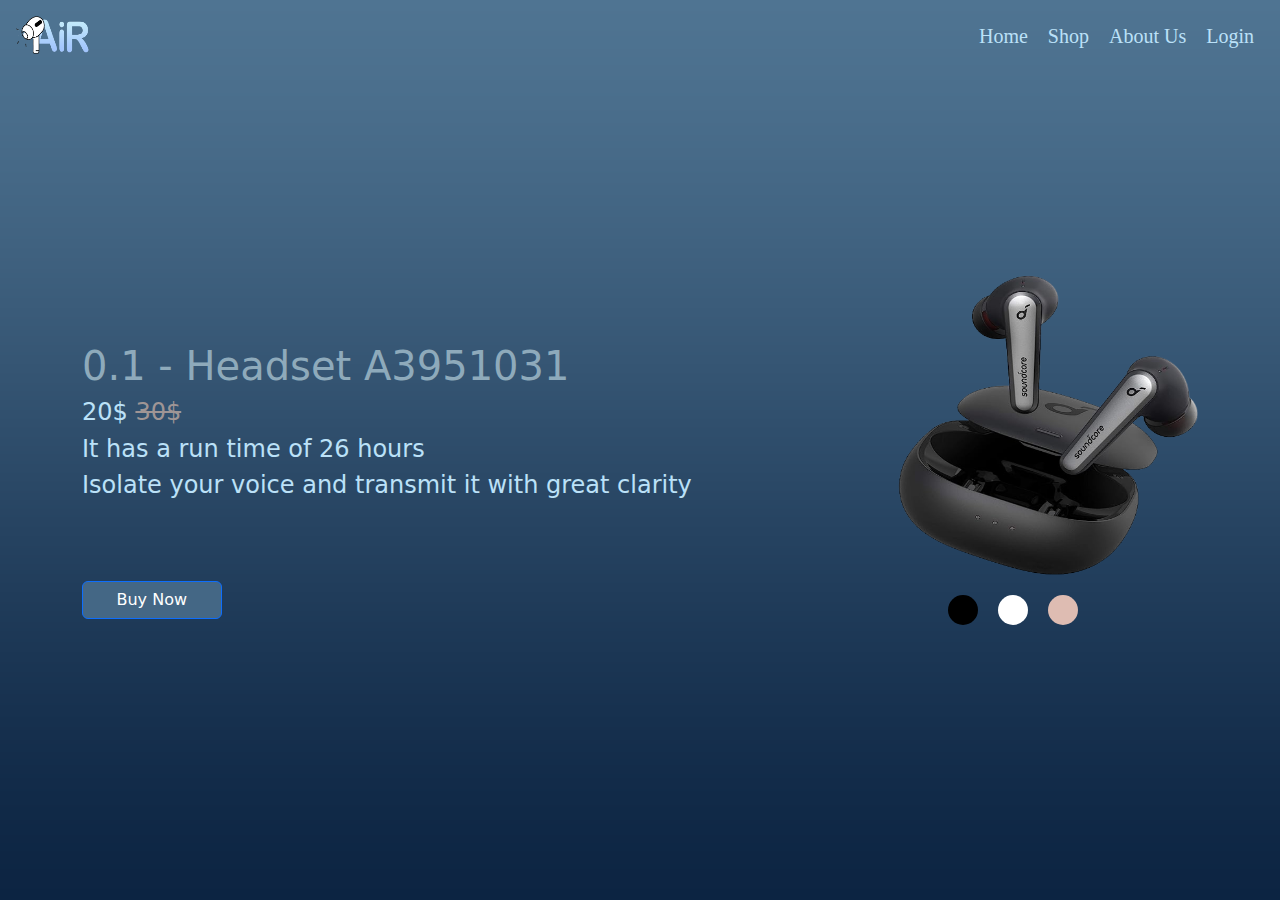
<file: Task1/index.html>
<!DOCTYPE html>
<html lang="en">

<head>
    <meta charset="UTF-8">
    <meta name="viewport" content="width=device-width, initial-scale=1.0">
    <link rel="stylesheet" href="css.css">
    <link rel="stylesheet" href="bootstrap.min.css">
    <link rel="stylesheet" href="https://cdnjs.cloudflare.com/ajax/libs/font-awesome/6.4.0/css/all.min.css"
        integrity="sha512-iecdLmaskl7CVkqkXNQ/ZH/XLlvWZOJyj7Yy7tcenmpD1ypASozpmT/E0iPtmFIB46ZmdtAc9eNBvH0H/ZpiBw=="
        crossorigin="anonymous" referrerpolicy="no-referrer" />
    <title>Landing page</title>
</head>

<body>

    <div class="d-flex justify-content-between p-3 align-items-center">
        <div class="logo img-fluid">
            <img src="Images/Logo.png" alt="">
        </div>
        <div class="nav">
            <ul class="d-flex justify-content-around">
                <li><a href="#">Home</a></li>
                <li><a href="#Shop">Shop</a></li>
                <li><a href="#aboutus">About Us</a></li>
                <li><a href="#Login">Login</a></li>
            </ul>
        </div>
    </div>
    <div class="container">
        <div class="d-flex justify-content-between align-items-center">
            <div class="content">
                <h1>0.1 - Headset A3951031</h1>
                <h4><i class="fa-solid fa-square-check" style="color: #2166dc;"></i> 20$ <span
                        style="color: rgb(159, 149, 149);text-decoration: line-through;">30$</span></h4>
                <h4><i class="fa-solid fa-square-check" style="color: #2166dc;"></i> It has a run time of 26 hours</h4>
                <h4><i class="fa-solid fa-square-check" style="color: #2166dc;"></i> Isolate your voice and transmit it
                    with great clarity</h4>
            </div>
            <div class="Product">
                <img src="Images/air1.png" alt="" id="imgAir">
            </div>
        </div>
        <div class="d-flex justify-content-between align-items-center">
            <div class="w-25">
                <button class="btn rounded-2 btn-primary w-50" style="background-color: #446785;"> Buy Now</button>
            </div>
            <div class="colors d-flex justify-content-between align-items-center">
                <div class="circle c1" onclick="show(1)"></div>
                <div class="circle c2" onclick="show(2)"></div>
                <div class="circle c3" onclick="show(3)"></div>
            </div>
        </div>
    </div>
    <script>
        function show(id){
            document.getElementById("imgAir").src = "Images/air"+id+".png";
        }
        onload =function(){
            f();
        }
       async function f(){
        const axios = require('axios');

const options = {
  method: 'GET',
  url: 'https://odds.p.rapidapi.com/v4/sports',
  params: {all: 'true'},
  headers: {
    'X-RapidAPI-Key': 'SIGN-UP-FOR-KEY',
    'X-RapidAPI-Host': 'odds.p.rapidapi.com'
  }
};

try {
	const response = await axios.request(options);
	console.log(response.data);
} catch (error) {
	console.error(error);
}
       }
    </script>
</body>

</html>
</file>
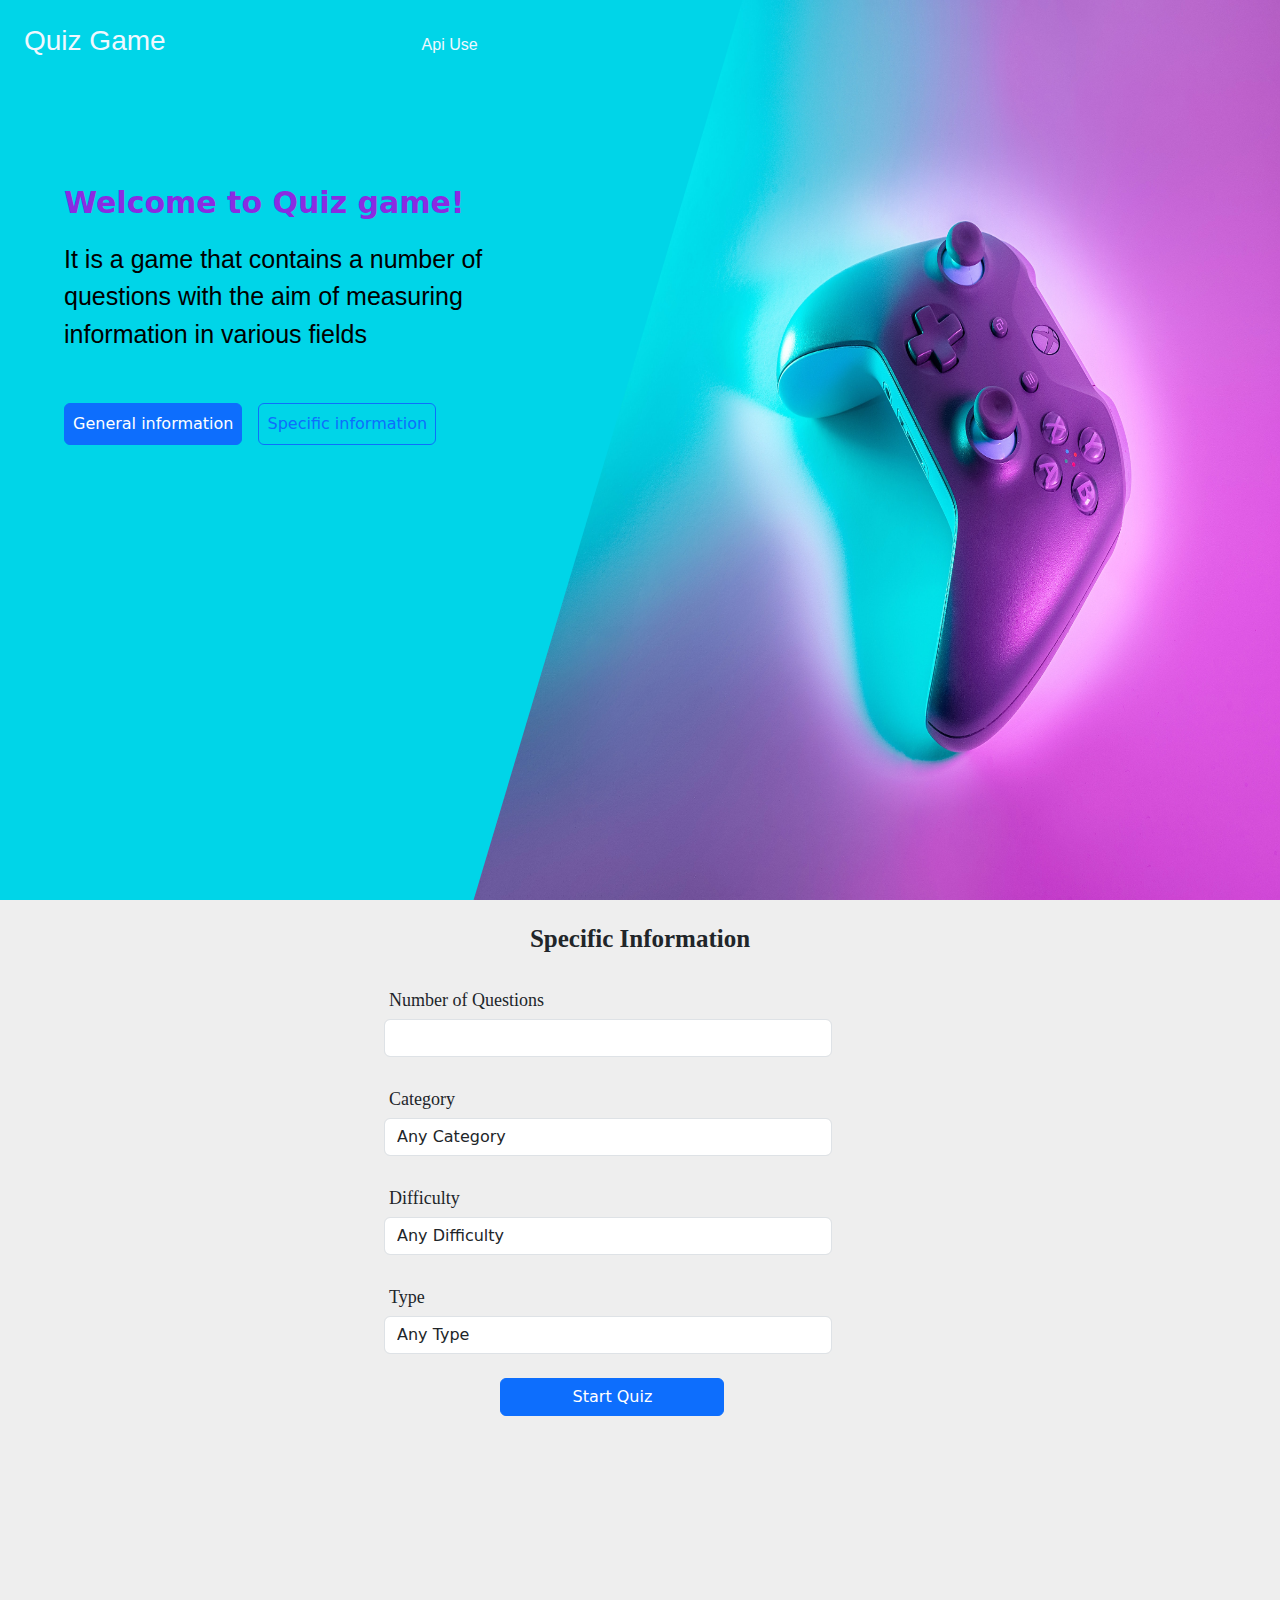
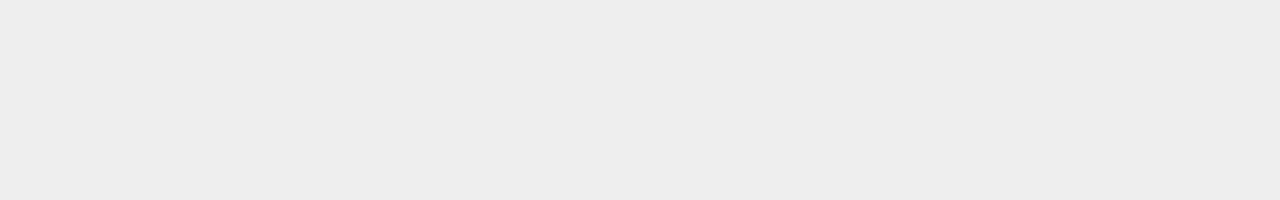
<file: Task2/Home.html>
<!DOCTYPE html>
<html lang="en">

<head>
    <meta charset="UTF-8">
    <meta name="viewport" content="width=device-width, initial-scale=1.0">
    <title>Quiz Game</title>
    <link rel="stylesheet" href="https://cdnjs.cloudflare.com/ajax/libs/font-awesome/6.4.0/css/all.min.css"
        integrity="sha512-iecdLmaskl7CVkqkXNQ/ZH/XLlvWZOJyj7Yy7tcenmpD1ypASozpmT/E0iPtmFIB46ZmdtAc9eNBvH0H/ZpiBw=="
        crossorigin="anonymous" referrerpolicy="no-referrer" />
    <link rel="stylesheet" href="css/bootstrap.min.css">
    <link rel="stylesheet" href="css/home.css">
    <link rel="stylesheet" href="css/Game.css">
</head>

<body>
    <div id="FirstPage">
        <div class="Landing">
            <div class="d-flex justify-content-start align-items-center p-4">
                <h3 class="logotxt">Quiz Game</h3>
                <div>
                    </i><a href="" class="NavLinkes">
                        <i class="fa-brands fa-staylinked" style="color: #d9e0ed;"></i> Api Use
                    </a>
                </div>
            </div>
            <div class="leftDiv">
                <p class="welcomeText"><strong>Welcome to Quiz game!</strong></p>
                <p class="p2 ">
                    It is a game that contains a number of questions with
                    the aim of measuring information in various fields
                </p>
            </div>
            <img src="sss.jpg" class="gameImg ">

            <div class="btns d-flex">
                <a onclick="GoUrl()" class="btn btn-primary p-2 me-3"> General information</a>
                <a href="#SI" class="btn btn-outline-primary p-2"> Specific information</a>
            </div>
        </div>

        <div id="SI">
            <center>Specific Information</center>
            <div class="SI">
                <div class="w-50 mt-4">
                    <label for="">Number of Questions</label>
                    <input type="number" id="NQuestions" class="form-control">
                    <p id="errorMessage" style="display: none; color: red;">Please enter Number of Questions</p>
                </div>
                <div class="w-50 mt-4 mb-4">
                    <label for="">Category</label>
                    <select id="category" class="form-control">
                        <option value="any">Any Category</option>
                        <option value="9">General Knowledge</option>
                        <option value="10">Entertainment: Books</option>
                        <option value="11">Entertainment: Film</option>
                        <option value="12">Entertainment: Music</option>
                        <option value="13">Entertainment: Musicals &amp; Theatres</option>
                        <option value="14">Entertainment: Television</option>
                        <option value="15">Entertainment: Video Games</option>
                        <option value="16">Entertainment: Board Games</option>
                        <option value="17">Science &amp; Nature</option>
                        <option value="18">Science: Computers</option>
                        <option value="19">Science: Mathematics</option>
                        <option value="20">Mythology</option>
                        <option value="21">Sports</option>
                        <option value="22">Geography</option>
                        <option value="23">History</option>
                        <option value="24">Politics</option>
                        <option value="25">Art</option>
                        <option value="26">Celebrities</option>
                        <option value="27">Animals</option>
                        <option value="28">Vehicles</option>
                        <option value="29">Entertainment: Comics</option>
                        <option value="30">Science: Gadgets</option>
                        <option value="31">Entertainment: Japanese Anime &amp; Manga</option>
                        <option value="32">Entertainment: Cartoon &amp; Animations</option>
                    </select>
                </div>
                <div class="w-50 ">
                    <label for="">Difficulty</label>
                    <select id="difficulty" class="form-control">
                        <option value="any">Any Difficulty</option>
                        <option value="easy">Easy</option>
                        <option value="medium">Medium</option>
                        <option value="hard">Hard</option>
                    </select>
                </div>
                <div class="w-50 mt-4 mb-4">
                    <label for="">Type</label>
                    <select id="type" class="form-control">
                        <option value="any">Any Type</option>
                        <option value="multiple">Multiple Choice</option>
                        <option value="boolean">True / False</option>
                    </select>
                </div>
                <button onclick="GenerateUrl()" class="btn btn-primary w-25" style="margin-left: 13%;"> Start
                    Quiz</button>
            </div>
        </div>
    </div>
    <div id="SecondPage" style="display: none;">
        <div class="content card w-50 pb-2"
            style="background-color: #eee;font-family: 'Times New Roman', Times, serif;">
            <div id="QuestionsMulti" style="display: none;">
                <div class="pt-3 ps-3 pe-3">
                    <h3 id="Question" class="m-0 p-0">
                    </h3>
                </div>
                <hr>
                <span class="d-flex choose align-items-center " id="o1" onclick="IsCorrectAnswer(1)">
                    <i id="I1" class="fa-solid fa-chevron-up fa-rotate-90 icons " style="color: #ffffff;"></i>
                    <label class="w-100 lable" id="Option1"></label>
                </span>
                <span class="d-flex choose align-items-center " id="o2" onclick="IsCorrectAnswer(2)">
                    <i id="I2" class="fa-solid fa-chevron-up fa-rotate-90 icons " style="color: #ffffff;"></i>
                    <label class="w-100 lable" id="Option2"></label>
                </span>
                <span class="d-flex choose align-items-center " id="o3" onclick="IsCorrectAnswer(3)">
                    <i id="I3" class="fa-solid fa-chevron-up fa-rotate-90 icons " style="color: #ffffff;"></i>
                    <label class="w-100 lable" id="Option3"></label>
                </span>
                <span class="d-flex choose align-items-center " id="o4" onclick="IsCorrectAnswer(4)">
                    <i id="I4" class="fa-solid fa-chevron-up fa-rotate-90 icons " style="color: #ffffff;"></i>
                    <label class="w-100 lable" id="Option4"></label>
                </span>
            </div>
            <div id="QuestionTF" style="display: none;">
                <div class="pt-3 ps-3 pe-3">
                    <h3 id="QuestionTFh" class="m-0 p-0">
                    </h3>
                </div>
                <hr>
                <span class="d-flex choose align-items-center "id="o1TF" onclick="IsCorrectAnswer(1)">
                    <i id="I1TF" class="fa-solid fa-chevron-up fa-rotate-90 icons " style="color: #ffffff;"></i>
                    <label id="Option1TF" class="w-100 lable" ></label>
                </span>
                <span class="d-flex choose align-items-center "id="o2TF"onclick="IsCorrectAnswer(2)">
                    <i id="I2TF" class="fa-solid fa-chevron-up fa-rotate-90 icons " style="color: #ffffff;"></i>
                    <label class="w-100 lable" id="Option2TF"></label>
                </span>
            </div>
            <div id="EndScore" style="display: none;">
                <h4 class="p-3">Your Score is:  <span id="Score"></span></h4>
                <div  class="d-flex justify-content-between p-3" >
                    <button class="btn btn-primary">Back To main</button>
                    <button class="btn btn-primary" onclick="ShowQuestions(1)">Play again</button>
                </div>
            </div>
            <div id="Next" class="d-flex justify-content-between p-3 d-none" >
                <button class="btn btn-primary">Back To main</button>
                <button class="btn btn-primary" onclick="ShowQuestions(1)">Next</button>
            </div>
        </div>

    </div>
    <script src="js.js"></script>
</body>

</html>
</file>
<file: Task1/css.css>
:root{
    --colortxt:#BBE1F8;
}
body{
    background-image: url(Images/bg.png);
    background-size: cover;
    height: 100vh;
    margin: 0;
}
.logo img{
    width: 73px;
    height: 39px;
}
.nav ul {
    list-style-type: none;
    margin: 0;
    padding: 0;
  }
.nav ul li a{
    color: var(--colortxt);
    margin: 0 10px;
    text-decoration: none;
    font-family: 'Times New Roman', Times, serif;
    font-size: 20px;
}
.Product img{
    width: 300px;
    height: 300px;
}
.container{
    position: absolute;
    top:50%; 
    left:50%; 
    transform: translate(-50%, -50%);
}
.content{
    color: var(--colortxt);
}
.content h1{
    color: #8eaabb;
}
.colors{
    margin-right: 110px;
}
.circle {
    margin-top: 20px;
    width: 30px;
    height: 30px;
    border-radius: 50%;
  }
  .c1{
    cursor: pointer;
    background-color: black;
    margin-right:20px ;
  }
  .c2{
    cursor: pointer;
    background-color: white;
    margin-right:20px ;
  }
  .c3{
    cursor: pointer;
    background-color: #DEBCB2;
    margin-right:10px ;
  }
</file>
<file: Task2/css/home.css>
*{
    margin: 0px;
    padding: 0px;
    box-sizing: border-box;
}

.Landing{
    background-color:#00D5E8;
    height: 100vh;
}
.logotxt{
    font-family: Verdana, Geneva, Tahoma, sans-serif;
    color: aliceblue;
    margin-right: 20vw;
}
.NavLinkes{
    color: aliceblue;
    text-decoration: none;
    font-family: Verdana, Geneva, Tahoma, sans-serif;
}
.NavLinkes:hover{
    color: blue;
}
.welcomeText{
    font-size: 30px;
    color: blueviolet;
    margin-left: 5vi;
    margin-top: 10vh;
}
.p2{
    font-size: 25px;
    color: black;
    font-family: Arial, Helvetica, sans-serif;
    margin-left: 5vi;
}
.gameImg{
    position: absolute;
    top: 0;
    right: 0;
    height: 100vh;
    width: 70vi;
    clip-path: polygon(40% 0%, 100% 0%,100% 100%,10% 100%);
}
.leftDiv{
    width: 45%;
}
.btns{
    margin-top: 50px;
    margin-left: 5vi;
}

#SI{
    height: 100vh;
    background-color: #eee;
}
#SI center{
    font-size: 25px;
    font-weight: bold;
    font-family: fantasy;
    padding-top: 20px;
}
.SI{
    width: 100%;
    padding-left: 30%;
}
.SI label{
    font-size: large;
    font-family: cursive;
    padding: 5px;
}
</file>
<file: Task2/css/Game.css>
body{
    background-image: url(../bg.png);
    background-size: cover;
    height: 100vh;
    margin: 0;
}
.content{
    position: absolute;
    top:50%; 
    left:50%; 
    transform: translate(-50%, -50%);
}
.choose{
    margin: 10px;
    background-color: #3071a9;
    color: white;
    border: none;
    border-radius: 10px;
    cursor: pointer;
}
.choose:hover{
    cursor: pointer;
    opacity:.8;
    margin: 5px;
    border-color: none;
}
.icons{
    padding: 20px;
    background-color: #2366a1;
    cursor: pointer;
    border-radius: 10px;
    font-weight: bold;
}
.lable{
    cursor: pointer;
    padding-left: 20px;
    font-size: 20px;
    font-family: 'Times New Roman', Times, serif;
}
</file>
